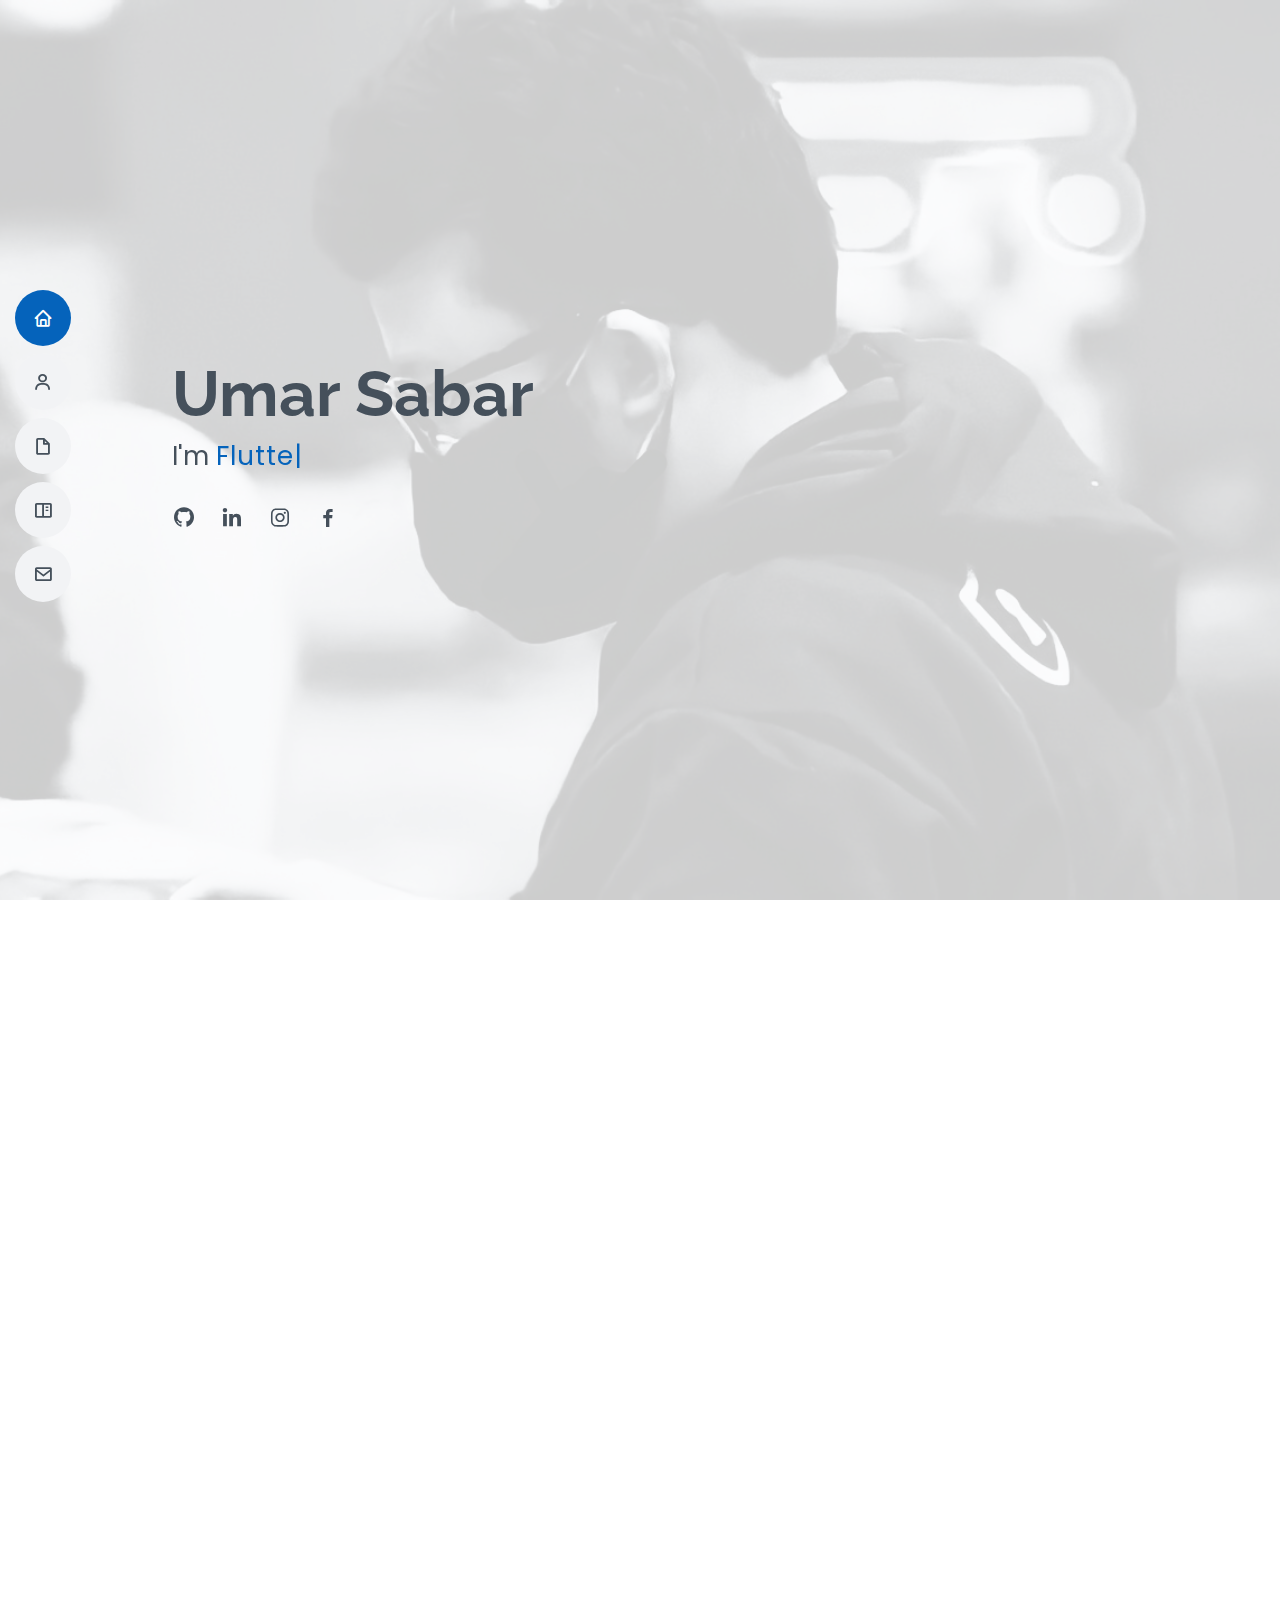
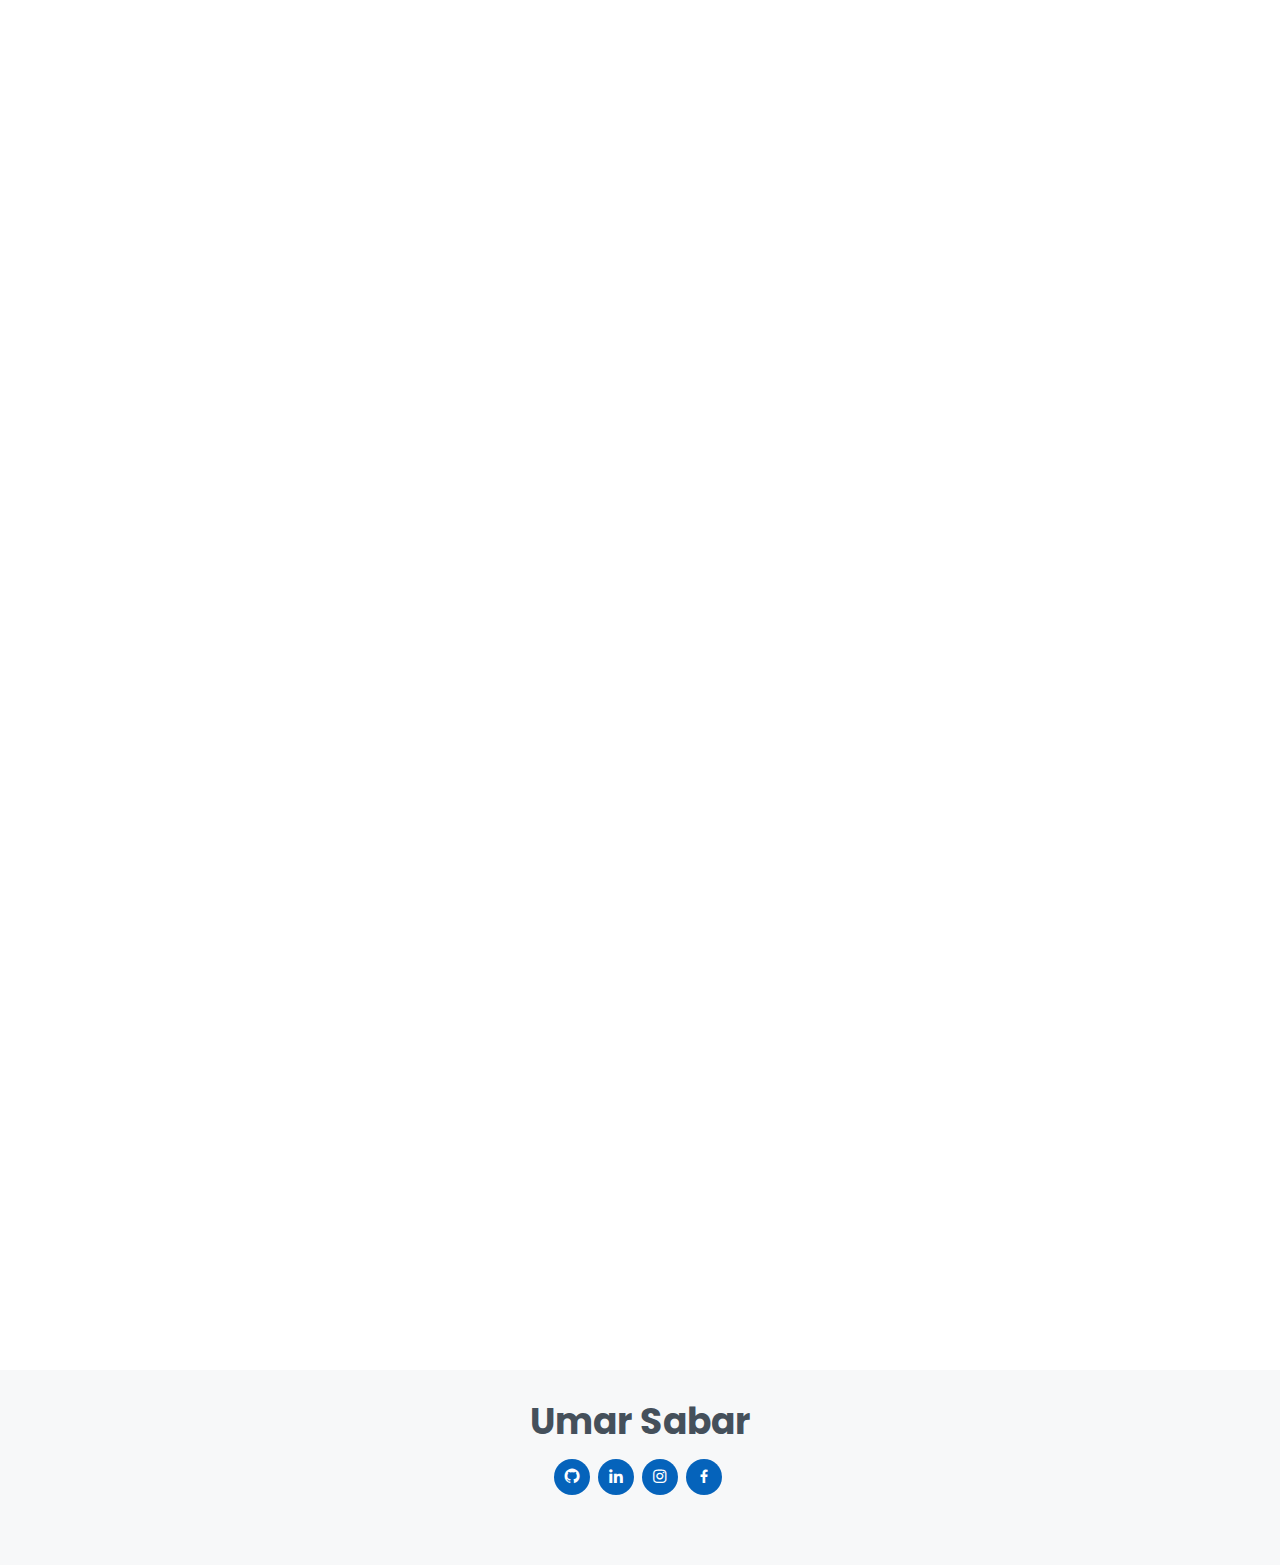
<file: index.html>
<!DOCTYPE html>
<html lang="en">

<head>
  <meta charset="utf-8">
  <meta content="width=device-width, initial-scale=1.0" name="viewport">

  <title>My_Resume</title>
  <meta content="" name="description">
  <meta content="" name="keywords">

  <!-- Google Fonts -->
  <link href="https://fonts.googleapis.com/css?family=Open+Sans:300,300i,400,400i,600,600i,700,700i|Raleway:300,300i,400,400i,500,500i,600,600i,700,700i|Poppins:300,300i,400,400i,500,500i,600,600i,700,700i" rel="stylesheet">

  <!-- Vendor CSS Files -->
  <link href="assets/vendor/aos/aos.css" rel="stylesheet">
  <link href="assets/vendor/bootstrap/css/bootstrap.min.css" rel="stylesheet">
  <link href="assets/vendor/bootstrap-icons/bootstrap-icons.css" rel="stylesheet">
  <link href="assets/vendor/boxicons/css/boxicons.min.css" rel="stylesheet">
  <link href="assets/vendor/glightbox/css/glightbox.min.css" rel="stylesheet">
  <link href="assets/vendor/swiper/swiper-bundle.min.css" rel="stylesheet">

  <!-- Template Main CSS File -->
  <link href="assets/css/style.css" rel="stylesheet">
</head>

<body>

  <!-- ======= Mobile nav toggle button ======= -->
  <!-- <button type="button" class="mobile-nav-toggle d-xl-none"><i class="bi bi-list mobile-nav-toggle"></i></button> -->
  <i class="bi bi-list mobile-nav-toggle d-lg-none"></i>
  <!-- ======= Header ======= -->
  <header id="header" class="d-flex flex-column justify-content-center">

    <nav id="navbar" class="navbar nav-menu">
      <ul>
        <li><a href="#hero" class="nav-link scrollto active"><i class="bx bx-home"></i> <span>Home</span></a></li>
        <li><a href="#about" class="nav-link scrollto"><i class="bx bx-user"></i> <span>About</span></a></li>
        <li><a href="#resume" class="nav-link scrollto"><i class="bx bx-file-blank"></i> <span>Resume</span></a></li>
        <li><a href="#portfolio" class="nav-link scrollto"><i class="bx bx-book-content"></i> <span>Portfolio</span></a></li>
        <li><a href="#contact" class="nav-link scrollto"><i class="bx bx-envelope"></i> <span>Contact</span></a></li>
      </ul>
    </nav><!-- .nav-menu -->

  </header><!-- End Header -->

  <!-- ======= Hero Section ======= -->
  <section id="hero" class="d-flex flex-column justify-content-center">
    <div class="container" data-aos="zoom-in" data-aos-delay="100">
      <h1>Umar Sabar</h1>
      <p>I'm <span class="typed" data-typed-items="Flutter Developer, UI Designer"></span></p>
      <div class="social-links">
        <a href="https://github.com/umar-us666x" class="github"><i class="bx bxl-github"></i></a>
        <a href="https://www.linkedin.com/in/umar-sabar-7a5aa7219/" class="linkedin"><i class="bx bxl-linkedin"></i></a>
        <a href="https://www.instagram.com/umar_us666x/" class="instagram"><i class="bx bxl-instagram"></i></a>
        <a href="https://web.facebook.com/oemar.ajjch" class="facebook"><i class="bx bxl-facebook"></i></a>
      </div>
    </div>
  </section><!-- End Hero -->

  <main id="main">

    <!-- ======= About Section ======= -->
    <section id="about" class="about">
      <div class="container" data-aos="fade-up">

        <div class="section-title">
          <h2>About</h2>
        </div>

        <div class="row">
          <div class="col-lg-4">
            <img src="assets/img/profile.jpg" class="img-fluid" alt="">
          </div>
          <div class="col-lg-8 pt-4 pt-lg-0 content">
            <h3>Flutter Developer &amp; UI Designer.</h3>
            <p class="fst-italic">
              Saya menguasai Visual Studio Code dalam memprogram Mobile App Flutter, dan juga menguasai Figma dalam mendesain UI Mobile App
            </p>
            <div class="row">
              <div class="col-lg-6">
                <ul>
                  <li><i class="bi bi-chevron-right"></i> <strong>Birthday :</strong> <span>21 November 1994</span></li>
                  <li><i class="bi bi-chevron-right"></i> <strong>Phone :</strong> <span>+62 831 4818 8370</span></li>
                  <li><i class="bi bi-chevron-right"></i> <strong>City :</strong> <span>Yogyakarta, Indonesia</span></li>
                </ul>
              </div>
              <div class="col-lg-6">
                <ul>
                  <li><i class="bi bi-chevron-right"></i> <strong>Age :</strong> <span>28</span></li>
                  <li><i class="bi bi-chevron-right"></i> <strong>Degree :</strong> <span>S1 Sistem Informasi</span></li>
                  <li><i class="bi bi-chevron-right"></i> <strong>Email :</strong> <span>umarsabar698@gmail.com</span></li>
                </ul>
              </div>
            </div>
            <p>
              Saya seorang mahasiswa semester 6 jurusan Sistem Informasi, dengan antusiasme yang tinggi untuk menigkatkan skill dan pengalaman dalam mengembangkan Aplikasi Mobile menggunakan Framework Flutter. Memiliki pengetahuan dalam mengembangkan Aplikasi Mobile Flutter, serta terbiasa menggunakan Dart, Flutter, API dalam mengembangkan Aplikasi. Saya memiliki semangat belajar yang tinggi dan motivasi yang kuat untuk mengembangkan keahlian saya dalam merancang Aplikasi Mobile.
            </p>
          </div>
        </div>

      </div>
    </section><!-- End About Section -->

    <!-- ======= Skills Section ======= -->
    <section id="skills" class="skills section-bg">
      <div class="container" data-aos="fade-up">

        <div class="section-title">
          <h2>Skills</h2>
          <p>Saya menguasai Visual Studio Code dalam memprogram Mobile App Flutter, dan juga menguasai Figma dalam mendesain UI Mobile App</p>
        </div>

        <div class="row">
          <div class="col-lg-6">
            <ul>
              <li><strong>Flutter</strong></li>
              <li><strong>Dart</strong></li>
              <li><strong>SQL</strong></li>
            </ul>
          </div>
          <div class="col-lg-6">
            <ul>
              <li><strong>GIT</strong></li>
              <li><strong>Figma</strong></li>
              <li><strong>CorelDraw</strong></li>
            </ul>
          </div>
        </div>

      </div>
    </section><!-- End Skills Section -->

    <!-- ======= Resume Section ======= -->
    <section id="resume" class="resume">
      <div class="container" data-aos="fade-up">

        <div class="section-title">
          <h2>Resume</h2>
        </div>

        <div class="row">
          <div class="col-lg-6">
            <h3 class="resume-title">Pendidikan</h3>
            <div class="resume-item">
              <h4>Universitas Alma Ata Yogyakarta</h4>
              <h5>2020 - sekarang</h5>
              <p><em>S1 Sistem Informasi - IPK : 3.36/4.0</em></p>
                <li>Membuat Aplikasi Portal Akademik menggunakan Flutter dan mengintegrasikan menggunakan API</li>
                <li>Membuat Aplikasi E-payment menggunakan Flutter dan mengintegrasikan menggunakan API</li>
                <li>Membuat tampilan UI Portal dan UI E-payment menggunakan Figma</li>
            </div>
            <div class="resume-item">
              <h4>pkbm mandiri brebes</h4>
              <h5>2018 - 2019</h5>
              <p><em>Ilmu Pengetahuan Sosial</em></p>
            </div>
          </div>
          <div class="col-lg-6">
            <h3 class="resume-title">Pengalaman</h3>
            <div class="resume-item">
              <h4>Flutter Programming</h4>
              <h5>Acodemi - 21 November 2020</h5>
              <ul>
                <li>Belajar Dart dan Flutter dasar</li>
                <li>Memahami konsep Widget Flutter</li>
                <li>Belajar Object Oriented Programming Dart</li>
                <li>State Management</li>
              </ul>
            </div>
            <div class="resume-item">
              <h4>Java Programming</h4>
              <h5>Dicoding - 26 Juli 2021</h5>
              <ul>
                <li>Belajar Object Oriented Programming</li>
                <li>Belajar konsep dasar pemrograman Java</li>
                <li>Memahami konsep Inheritance</li>
                <li>Memahami konsep Encapsulation</li>
              </ul>
            </div>
          </div>
        </div>

      </div>
    </section><!-- End Resume Section -->

    <!-- ======= Portfolio Section ======= -->
    <section id="portfolio" class="portfolio section-bg">
      <div class="container" data-aos="fade-up">
        
        <div class="section-title">
          <h2>Portfolio</h2>
          <p>Saya menguasai Visual Studio Code dalam memprogram Mobile App Flutter, dan juga menguasai Figma dalam mendesain UI Mobile App</p>
        </div>

        <div class="row">
          <div class="col-lg-12 d-flex justify-content-center" data-aos="fade-up" data-aos-delay="100">
            <ul id="portfolio-flters">
              <li data-filter="*" class="filter-active">All</li>
              <li data-filter=".filter-app">App</li>
              <li data-filter=".filter-web">Web</li>
              <li data-filter=".filter-ui-design">UI</li>
            </ul>
          </div>
        </div>

        <div class="row portfolio-container" data-aos="fade-up" data-aos-delay="200">

          <div class="col-lg-4 col-md-6 portfolio-item filter-app">
            <div class="portfolio-wrap">
              <img src="assets/img/portfolio/apk_portal_0.jpg" class="img-fluid" alt="">
              <div class="portfolio-info">
                <h4>Aplikasi Portal</h4>
                <p>Apk</p>
                <div class="portfolio-links">
                  <a href="assets/img/portfolio/apk_portal_0.jpg" data-gallery="portfolioGallery" class="portfolio-lightbox" title="App 1"><i class="bx bx-plus"></i></a>
                  <a href="apk-portal.html" class="portfolio-details-lightbox" data-glightbox="type: external" title="Portfolio Details"><i class="bx bx-link"></i></a>
                </div>
              </div>
            </div>
          </div>

          <div class="col-lg-4 col-md-6 portfolio-item filter-app">
            <div class="portfolio-wrap">
              <img src="assets/img/portfolio/apk_payment_0.jpg" class="img-fluid" alt="">
              <div class="portfolio-info">
                <h4>Aplikasi Payment</h4>
                <p>Apk</p>
                <div class="portfolio-links">
                  <a href="assets/img/portfolio/apk_payment_0.jpg" data-gallery="portfolioGallery" class="portfolio-lightbox" title="App 2"><i class="bx bx-plus"></i></a>
                  <a href="apk-payment.html" class="portfolio-details-lightbox" data-glightbox="type: external" title="Portfolio Details"><i class="bx bx-link"></i></a>
                </div>
              </div>
            </div>
          </div>

          <div class="col-lg-4 col-md-6 portfolio-item filter-web">
            <div class="portfolio-wrap">
              <img src="assets/img/portfolio/web_portal.png" class="img-fluid" alt="">
              <div class="portfolio-info">
                <h4>Web Portal</h4>
                <p>Web</p>
                <div class="portfolio-links">
                  <a href="assets/img/portfolio/web_portal.png" data-gallery="portfolioGallery" class="portfolio-lightbox" title="Web 1"><i class="bx bx-plus"></i></a>
                  <a href="web-portal.html" class="portfolio-details-lightbox" data-glightbox="type: external" title="Portfolio Details"><i class="bx bx-link"></i></a>
                </div>
              </div>
            </div>
          </div>

          <div class="col-lg-4 col-md-6 portfolio-item filter-web">
            <div class="portfolio-wrap">
              <img src="assets/img/portfolio/payment-0.png" class="img-fluid" alt="">
              <div class="portfolio-info">
                <h4>Web Payment</h4>
                <p>Web</p>
                <div class="portfolio-links">
                  <a href="assets/img/portfolio/payment-0.png" data-gallery="portfolioGallery" class="portfolio-lightbox" title="Web 2"><i class="bx bx-plus"></i></a>
                  <a href="web-payment.html" class="portfolio-details-lightbox" data-glightbox="type: external" title="Portfolio Details"><i class="bx bx-link"></i></a>
                </div>
              </div>
            </div>
          </div>

          <div class="col-lg-4 col-md-6 portfolio-item filter-ui-design">
            <div class="portfolio-wrap">
              <img src="assets/img/portfolio/design_0.png" class="img-fluid" alt="">
              <div class="portfolio-info">
                <h4>UI Design</h4>
                <p>Ui</p>
                <div class="portfolio-links">
                  <a href="assets/img/portfolio/design_0.png" data-gallery="portfolioGallery" class="portfolio-lightbox" title="ui 1"><i class="bx bx-plus"></i></a>
                  <a href="ui-design.html" class="portfolio-details-lightbox" data-glightbox="type: external" title="Portfolio Details"><i class="bx bx-link"></i></a>
                </div>
              </div>
            </div>
          </div>

          <div class="col-lg-4 col-md-6 portfolio-item filter-ui-design">
            <div class="portfolio-wrap">
              <img src="assets/img/portfolio/design_5.png" class="img-fluid" alt="">
              <div class="portfolio-info">
                <h4>UI Design</h4>
                <p>Ui</p>
                <div class="portfolio-links">
                  <a href="assets/img/portfolio/design_5.png" data-gallery="portfolioGallery" class="portfolio-lightbox" title="ui 1"><i class="bx bx-plus"></i></a>
                  <a href="design-ui.html" class="portfolio-details-lightbox" data-glightbox="type: external" title="Portfolio Details"><i class="bx bx-link"></i></a>
                </div>
              </div>
            </div>
          </div>

        </div>

      </div>
    </section><!-- End Portfolio Section -->

   <!-- ======= Contact Section ======= -->
    <section id="contact" class="contact">
      <div class="container" data-aos="fade-up">

        <div class="section-title">
          <h2>Contact</h2>
        </div>

        <div class="row mt-1">

          <div class="col-lg-4">
            <div class="info">
              <div class="address">
                <i class="bi bi-geo-alt"></i>
                <h4>Location:</h4>
                <p>Jl. Kenalan, Kalimanjung, Ambarketawang, Kec. Gamping, Kabupaten Sleman, Daerah Istimewa Yogyakarta 55294</p>
              </div>

              <div class="email">
                <i class="bi bi-envelope"></i>
                <h4>Email:</h4>
                <p>umarsabar698@gmail.com</p>
              </div>

              <div class="phone">
                <i class="bi bi-phone"></i>
                <h4>Call:</h4>
                <p>+62 831 4818 8370</p>
              </div>

            </div>

          </div>

          <div class="col-lg-8 mt-5 mt-lg-0">

            <form action="forms/contact.php" method="post" role="form" class="php-email-form">
              <div class="row">
                <div class="col-md-6 form-group">
                  <input type="text" name="name" class="form-control" id="name" placeholder="Your Name" required>
                </div>
                <div class="col-md-6 form-group mt-3 mt-md-0">
                  <input type="email" class="form-control" name="email" id="email" placeholder="Your Email" required>
                </div>
              </div>
              <div class="form-group mt-3">
                <input type="text" class="form-control" name="subject" id="subject" placeholder="Subject" required>
              </div>
              <div class="form-group mt-3">
                <textarea class="form-control" name="message" rows="5" placeholder="Message" required></textarea>
              </div>
              <div class="my-3">
                <div class="loading">Loading</div>
                <div class="error-message"></div>
                <div class="sent-message">Your message has been sent. Thank you!</div>
              </div>
              <div class="text-center"><button type="submit">Send Message</button></div>
            </form>

          </div>

        </div>

      </div>
    </section><!-- End Contact Section -->

  </main><!-- End #main -->

  <!-- ======= Footer ======= -->
  <footer id="footer">
    <div class="container">
      <h3>Umar Sabar</h3>
      <div class="social-links">
        <a href="https://github.com/umar-us666x" class="github"><i class="bx bxl-github"></i></a>
        <a href="https://www.linkedin.com/in/umar-sabar-7a5aa7219/" class="linkedin"><i class="bx bxl-linkedin"></i></a>
        <a href="https://www.instagram.com/umar_us666x/" class="instagram"><i class="bx bxl-instagram"></i></a>
        <a href="https://web.facebook.com/oemar.ajjch" class="facebook"><i class="bx bxl-facebook"></i></a>
      </div>
    </div>
  </footer><!-- End Footer -->

  <div id="preloader"></div>
  <a href="#" class="back-to-top d-flex align-items-center justify-content-center"><i class="bi bi-arrow-up-short"></i></a>

  <!-- Vendor JS Files -->
  <script src="assets/vendor/purecounter/purecounter_vanilla.js"></script>
  <script src="assets/vendor/aos/aos.js"></script>
  <script src="assets/vendor/bootstrap/js/bootstrap.bundle.min.js"></script>
  <script src="assets/vendor/glightbox/js/glightbox.min.js"></script>
  <script src="assets/vendor/isotope-layout/isotope.pkgd.min.js"></script>
  <script src="assets/vendor/swiper/swiper-bundle.min.js"></script>
  <script src="assets/vendor/typed.js/typed.umd.js"></script>
  <script src="assets/vendor/waypoints/noframework.waypoints.js"></script>
  <script src="assets/vendor/php-email-form/validate.js"></script>

  <!-- Template Main JS File -->
  <script src="assets/js/main.js"></script>

</body>

</html>
</file>
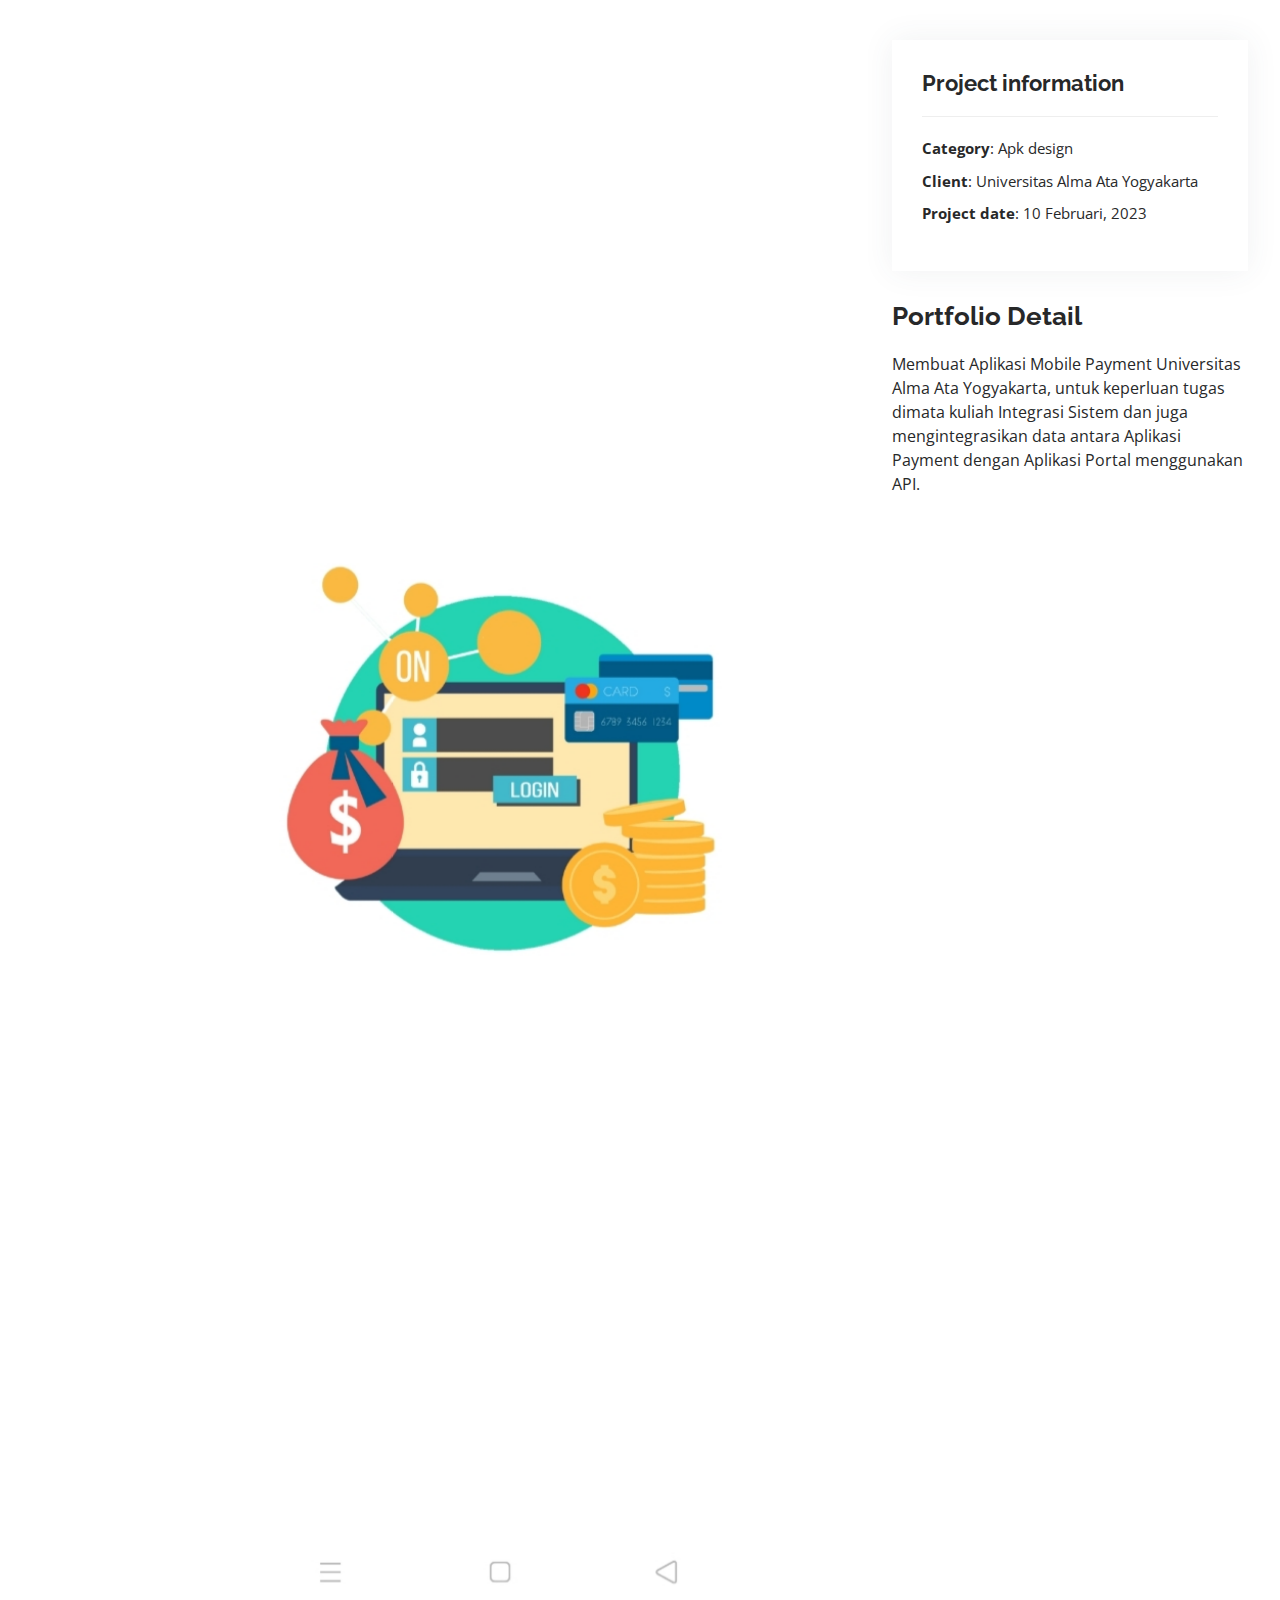
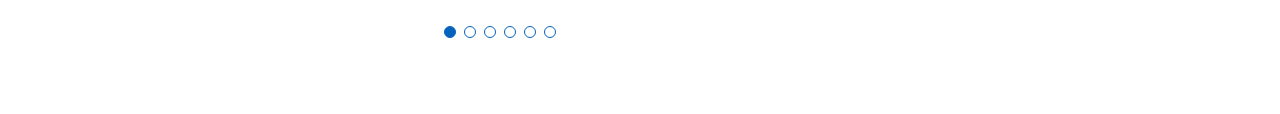
<file: apk-payment.html>
<!DOCTYPE html>
<html lang="en">

<head>
  <meta charset="utf-8">
  <meta content="width=device-width, initial-scale=1.0" name="viewport">

  <meta content="" name="description">
  <meta content="" name="keywords">

  <!-- Favicons -->
  <!-- <link href="assets/img/favicon.png" rel="icon">
  <link href="assets/img/apple-touch-icon.png" rel="apple-touch-icon"> -->

  <!-- Google Fonts -->
  <link href="https://fonts.googleapis.com/css?family=Open+Sans:300,300i,400,400i,600,600i,700,700i|Raleway:300,300i,400,400i,500,500i,600,600i,700,700i|Poppins:300,300i,400,400i,500,500i,600,600i,700,700i" rel="stylesheet">

  <!-- Vendor CSS Files -->
  <link href="assets/vendor/aos/aos.css" rel="stylesheet">
  <link href="assets/vendor/bootstrap/css/bootstrap.min.css" rel="stylesheet">
  <link href="assets/vendor/bootstrap-icons/bootstrap-icons.css" rel="stylesheet">
  <link href="assets/vendor/boxicons/css/boxicons.min.css" rel="stylesheet">
  <link href="assets/vendor/glightbox/css/glightbox.min.css" rel="stylesheet">
  <link href="assets/vendor/swiper/swiper-bundle.min.css" rel="stylesheet">

  <!-- Template Main CSS File -->
  <link href="assets/css/style.css" rel="stylesheet">
</head>

<body>

  <main id="main">

    <!-- ======= Portfolio Details Section ======= -->
    <section id="portfolio-details" class="portfolio-details">
      <div class="container">

        <div class="row gy-4">

          <div class="col-lg-8">
            <div class="portfolio-details-slider swiper">
              <div class="swiper-wrapper align-items-center">

                <div class="swiper-slide">
                  <img src="assets/img/portfolio/apk_payment_0.jpg" alt="">
                </div>

                <div class="swiper-slide">
                  <img src="assets/img/portfolio/apk_payment_1.jpg" alt="">
                </div>

                <div class="swiper-slide">
                  <img src="assets/img/portfolio/apk_payment_2.jpg" alt="">
                </div>

                <div class="swiper-slide">
                  <img src="assets/img/portfolio/apk_payment_3.jpg" alt="">
                </div>

                <div class="swiper-slide">
                  <img src="assets/img/portfolio/apk_payment_4.jpg" alt="">
                </div>

                <div class="swiper-slide">
                    <img src="assets/img/portfolio/apk_payment_5.jpg" alt="">
                </div>

              </div>
              <div class="swiper-pagination"></div>
            </div>
          </div>

          <div class="col-lg-4">
            <div class="portfolio-info">
              <h3>Project information</h3>
              <ul>
                <li><strong>Category</strong>: Apk design</li>
                <li><strong>Client</strong>: Universitas Alma Ata Yogyakarta</li>
                <li><strong>Project date</strong>: 10 Februari, 2023</li>
              </ul>
            </div>
            <div class="portfolio-description">
              <h2>Portfolio Detail</h2>
              <p>
                Membuat Aplikasi Mobile Payment Universitas Alma Ata Yogyakarta, untuk keperluan tugas dimata kuliah Integrasi Sistem dan juga mengintegrasikan data antara Aplikasi Payment dengan Aplikasi Portal menggunakan API.
              </p>
            </div>
          </div>

        </div>

      </div>
    </section><!-- End Portfolio Details Section -->

  </main><!-- End #main -->

  <div id="preloader"></div>
  <a href="#" class="back-to-top d-flex align-items-center justify-content-center"><i class="bi bi-arrow-up-short"></i></a>

  <!-- Vendor JS Files -->
  <script src="assets/vendor/purecounter/purecounter_vanilla.js"></script>
  <script src="assets/vendor/aos/aos.js"></script>
  <script src="assets/vendor/bootstrap/js/bootstrap.bundle.min.js"></script>
  <script src="assets/vendor/glightbox/js/glightbox.min.js"></script>
  <script src="assets/vendor/isotope-layout/isotope.pkgd.min.js"></script>
  <script src="assets/vendor/swiper/swiper-bundle.min.js"></script>
  <script src="assets/vendor/typed.js/typed.umd.js"></script>
  <script src="assets/vendor/waypoints/noframework.waypoints.js"></script>
  <script src="assets/vendor/php-email-form/validate.js"></script>

  <!-- Template Main JS File -->
  <script src="assets/js/main.js"></script>

</body>

</html>
</file>
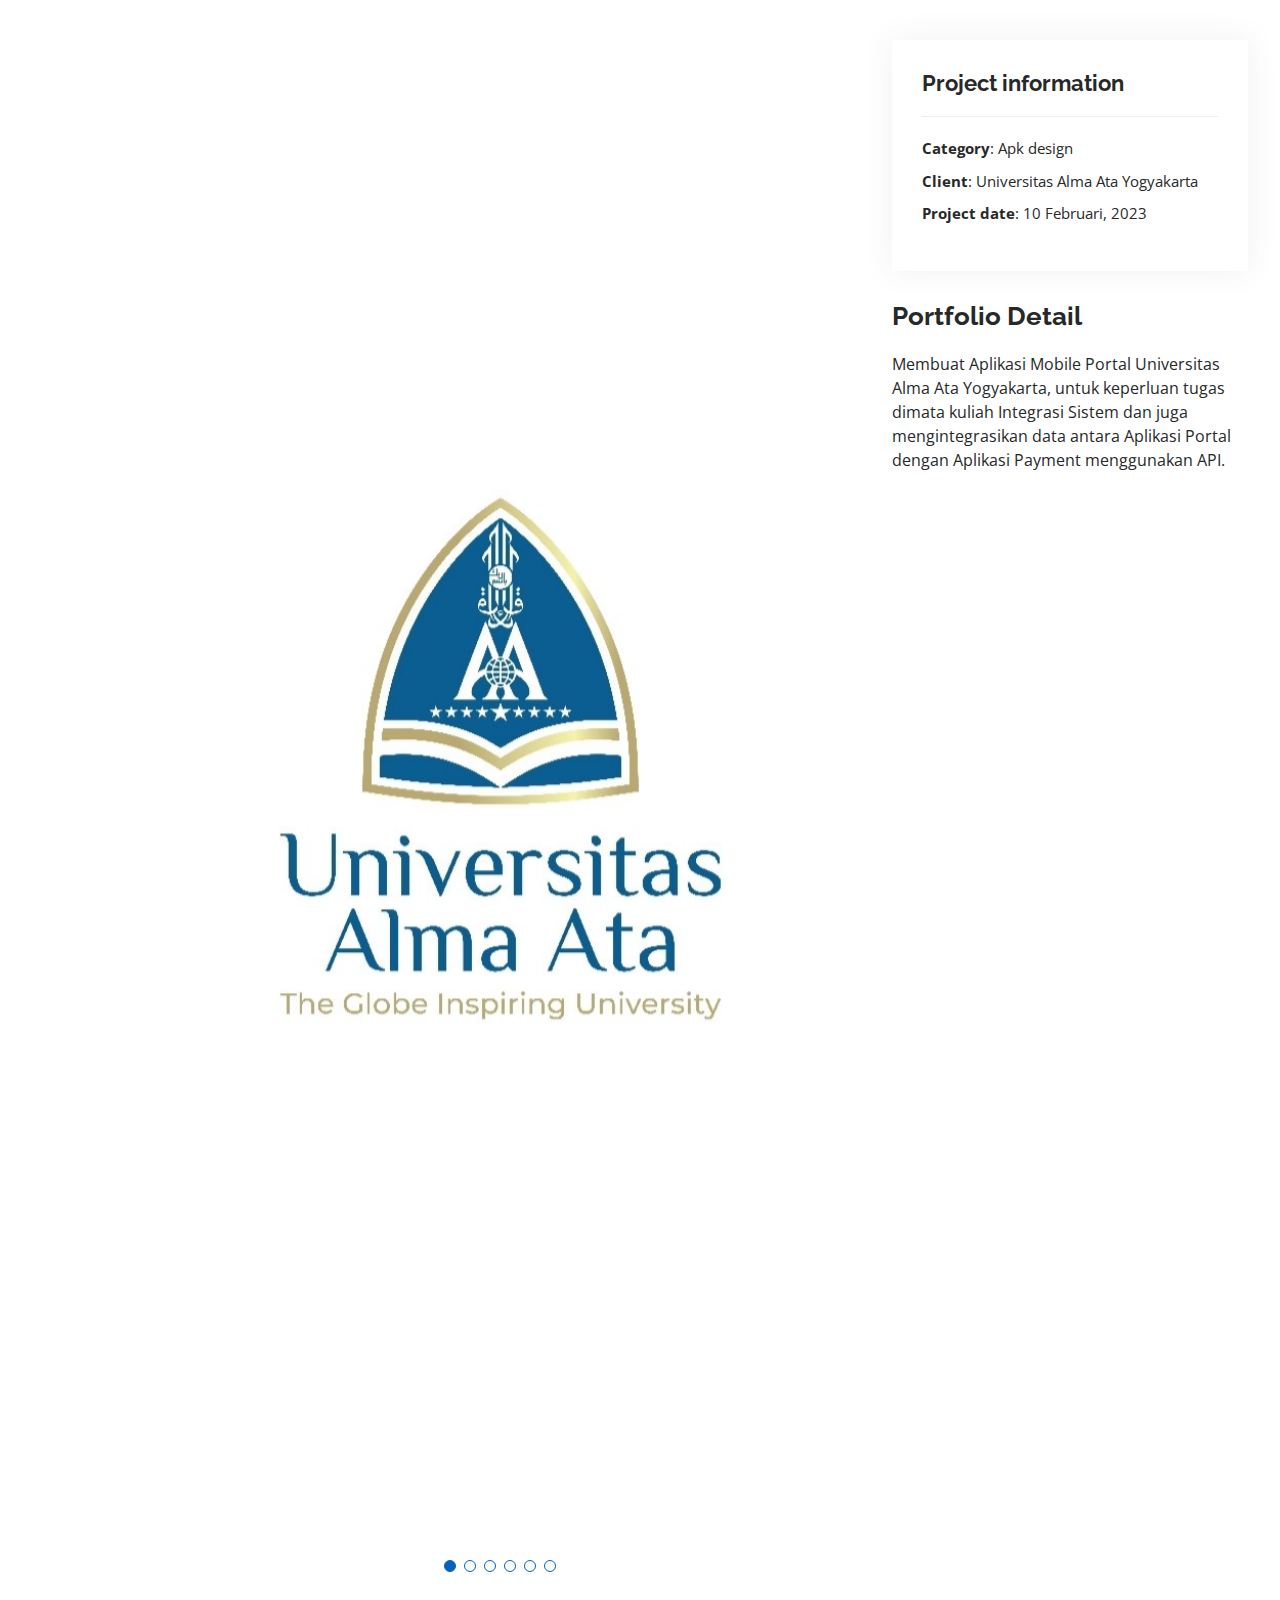
<file: apk-portal.html>
<!DOCTYPE html>
<html lang="en">

<head>
  <meta charset="utf-8">
  <meta content="width=device-width, initial-scale=1.0" name="viewport">

  <meta content="" name="description">
  <meta content="" name="keywords">

  <!-- Favicons -->
  <!-- <link href="assets/img/favicon.png" rel="icon">
  <link href="assets/img/apple-touch-icon.png" rel="apple-touch-icon"> -->

  <!-- Google Fonts -->
  <link href="https://fonts.googleapis.com/css?family=Open+Sans:300,300i,400,400i,600,600i,700,700i|Raleway:300,300i,400,400i,500,500i,600,600i,700,700i|Poppins:300,300i,400,400i,500,500i,600,600i,700,700i" rel="stylesheet">

  <!-- Vendor CSS Files -->
  <link href="assets/vendor/aos/aos.css" rel="stylesheet">
  <link href="assets/vendor/bootstrap/css/bootstrap.min.css" rel="stylesheet">
  <link href="assets/vendor/bootstrap-icons/bootstrap-icons.css" rel="stylesheet">
  <link href="assets/vendor/boxicons/css/boxicons.min.css" rel="stylesheet">
  <link href="assets/vendor/glightbox/css/glightbox.min.css" rel="stylesheet">
  <link href="assets/vendor/swiper/swiper-bundle.min.css" rel="stylesheet">

  <!-- Template Main CSS File -->
  <link href="assets/css/style.css" rel="stylesheet">

  <!-- =======================================================
  * Template Name: MyResume
  * Updated: May 30 2023 with Bootstrap v5.3.0
  * Template URL: https://bootstrapmade.com/free-html-bootstrap-template-my-resume/
  * Author: BootstrapMade.com
  * License: https://bootstrapmade.com/license/
  ======================================================== -->
</head>

<body>

  <main id="main">

    <!-- ======= Portfolio Details Section ======= -->
    <section id="portfolio-details" class="portfolio-details">
      <div class="container">

        <div class="row gy-4">

          <div class="col-lg-8">
            <div class="portfolio-details-slider swiper">
              <div class="swiper-wrapper align-items-center">

                <div class="swiper-slide">
                  <img src="assets/img/portfolio/apk_portal_0.jpg" alt="">
                </div>
                
                <div class="swiper-slide">
                  <img src="assets/img/portfolio/apk_portal_1.jpg" alt="">
                </div>

                <div class="swiper-slide">
                  <img src="assets/img/portfolio/apk_portal_2.jpg" alt="">
                </div>

                <div class="swiper-slide">
                  <img src="assets/img/portfolio/apk_portal_3.jpg" alt="">
                </div>

                <div class="swiper-slide">
                  <img src="assets/img/portfolio/apk_portal_4.jpg" alt="">
                </div>

                <div class="swiper-slide">
                    <img src="assets/img/portfolio/apk_portal_5.jpg" alt="">
                  </div>

              </div>
              <div class="swiper-pagination"></div>
            </div>
          </div>

          <div class="col-lg-4">
            <div class="portfolio-info">
              <h3>Project information</h3>
              <ul>
                <li><strong>Category</strong>: Apk design</li>
                <li><strong>Client</strong>: Universitas Alma Ata Yogyakarta</li>
                <li><strong>Project date</strong>: 10 Februari, 2023</li>
              </ul>
            </div>
            <div class="portfolio-description">
              <h2>Portfolio Detail</h2>
              <p>
                Membuat Aplikasi Mobile Portal Universitas Alma Ata Yogyakarta, untuk keperluan tugas dimata kuliah Integrasi Sistem dan juga mengintegrasikan data antara Aplikasi Portal dengan Aplikasi Payment menggunakan API.
              </p>
            </div>
          </div>

        </div>

      </div>
    </section><!-- End Portfolio Details Section -->

  </main><!-- End #main -->

  <div id="preloader"></div>
  <a href="#" class="back-to-top d-flex align-items-center justify-content-center"><i class="bi bi-arrow-up-short"></i></a>

  <!-- Vendor JS Files -->
  <script src="assets/vendor/purecounter/purecounter_vanilla.js"></script>
  <script src="assets/vendor/aos/aos.js"></script>
  <script src="assets/vendor/bootstrap/js/bootstrap.bundle.min.js"></script>
  <script src="assets/vendor/glightbox/js/glightbox.min.js"></script>
  <script src="assets/vendor/isotope-layout/isotope.pkgd.min.js"></script>
  <script src="assets/vendor/swiper/swiper-bundle.min.js"></script>
  <script src="assets/vendor/typed.js/typed.umd.js"></script>
  <script src="assets/vendor/waypoints/noframework.waypoints.js"></script>
  <script src="assets/vendor/php-email-form/validate.js"></script>

  <!-- Template Main JS File -->
  <script src="assets/js/main.js"></script>

</body>

</html>
</file>
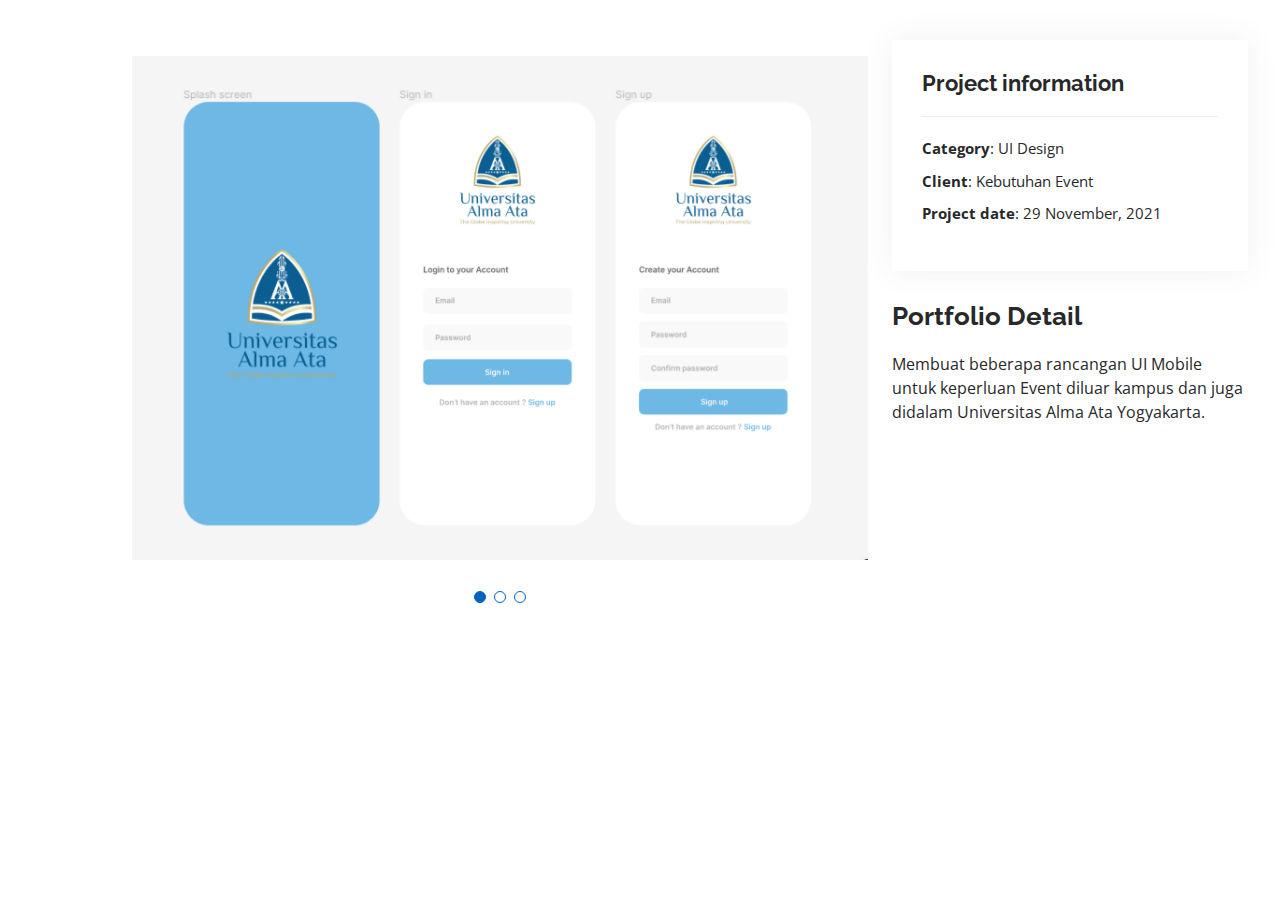
<file: design-ui.html>
<!DOCTYPE html>
<html lang="en">

<head>
  <meta charset="utf-8">
  <meta content="width=device-width, initial-scale=1.0" name="viewport">

  <meta content="" name="description">
  <meta content="" name="keywords">

  <!-- Google Fonts -->
  <link href="https://fonts.googleapis.com/css?family=Open+Sans:300,300i,400,400i,600,600i,700,700i|Raleway:300,300i,400,400i,500,500i,600,600i,700,700i|Poppins:300,300i,400,400i,500,500i,600,600i,700,700i" rel="stylesheet">

  <!-- Vendor CSS Files -->
  <link href="assets/vendor/aos/aos.css" rel="stylesheet">
  <link href="assets/vendor/bootstrap/css/bootstrap.min.css" rel="stylesheet">
  <link href="assets/vendor/bootstrap-icons/bootstrap-icons.css" rel="stylesheet">
  <link href="assets/vendor/boxicons/css/boxicons.min.css" rel="stylesheet">
  <link href="assets/vendor/glightbox/css/glightbox.min.css" rel="stylesheet">
  <link href="assets/vendor/swiper/swiper-bundle.min.css" rel="stylesheet">

  <!-- Template Main CSS File -->
  <link href="assets/css/style.css" rel="stylesheet">
</head>

<body>

  <main id="main">

    <!-- ======= Portfolio Details Section ======= -->
    <section id="portfolio-details" class="portfolio-details">
      <div class="container">

        <div class="row gy-4">

          <div class="col-lg-8">
            <div class="portfolio-details-slider swiper">
              <div class="swiper-wrapper align-items-center">

                <div class="swiper-slide">
                  <img src="assets/img/portfolio/design_5.png" alt="">
                </div>

                <div class="swiper-slide">
                  <img src="assets/img/portfolio/design_4.png" alt="">
                </div>

                <div class="swiper-slide">
                  <img src="assets/img/portfolio/design_3.png" alt="">
                </div>

              </div>
              <div class="swiper-pagination"></div>
            </div>
          </div>

          <div class="col-lg-4">
            <div class="portfolio-info">
              <h3>Project information</h3>
              <ul>
                <li><strong>Category</strong>: UI Design</li>
                <li><strong>Client</strong>: Kebutuhan Event </li>
                <li><strong>Project date</strong>: 29 November, 2021</li>
              </ul>
            </div>
            <div class="portfolio-description">
              <h2>Portfolio Detail</h2>
              <p>
                Membuat beberapa rancangan UI Mobile untuk keperluan Event diluar kampus dan juga didalam Universitas Alma Ata Yogyakarta.
              </p>
            </div>
          </div>

        </div>

      </div>
    </section><!-- End Portfolio Details Section -->

  </main><!-- End #main -->

  <div id="preloader"></div>
  <a href="#" class="back-to-top d-flex align-items-center justify-content-center"><i class="bi bi-arrow-up-short"></i></a>

  <!-- Vendor JS Files -->
  <script src="assets/vendor/purecounter/purecounter_vanilla.js"></script>
  <script src="assets/vendor/aos/aos.js"></script>
  <script src="assets/vendor/bootstrap/js/bootstrap.bundle.min.js"></script>
  <script src="assets/vendor/glightbox/js/glightbox.min.js"></script>
  <script src="assets/vendor/isotope-layout/isotope.pkgd.min.js"></script>
  <script src="assets/vendor/swiper/swiper-bundle.min.js"></script>
  <script src="assets/vendor/typed.js/typed.umd.js"></script>
  <script src="assets/vendor/waypoints/noframework.waypoints.js"></script>
  <script src="assets/vendor/php-email-form/validate.js"></script>

  <!-- Template Main JS File -->
  <script src="assets/js/main.js"></script>

</body>

</html>
</file>
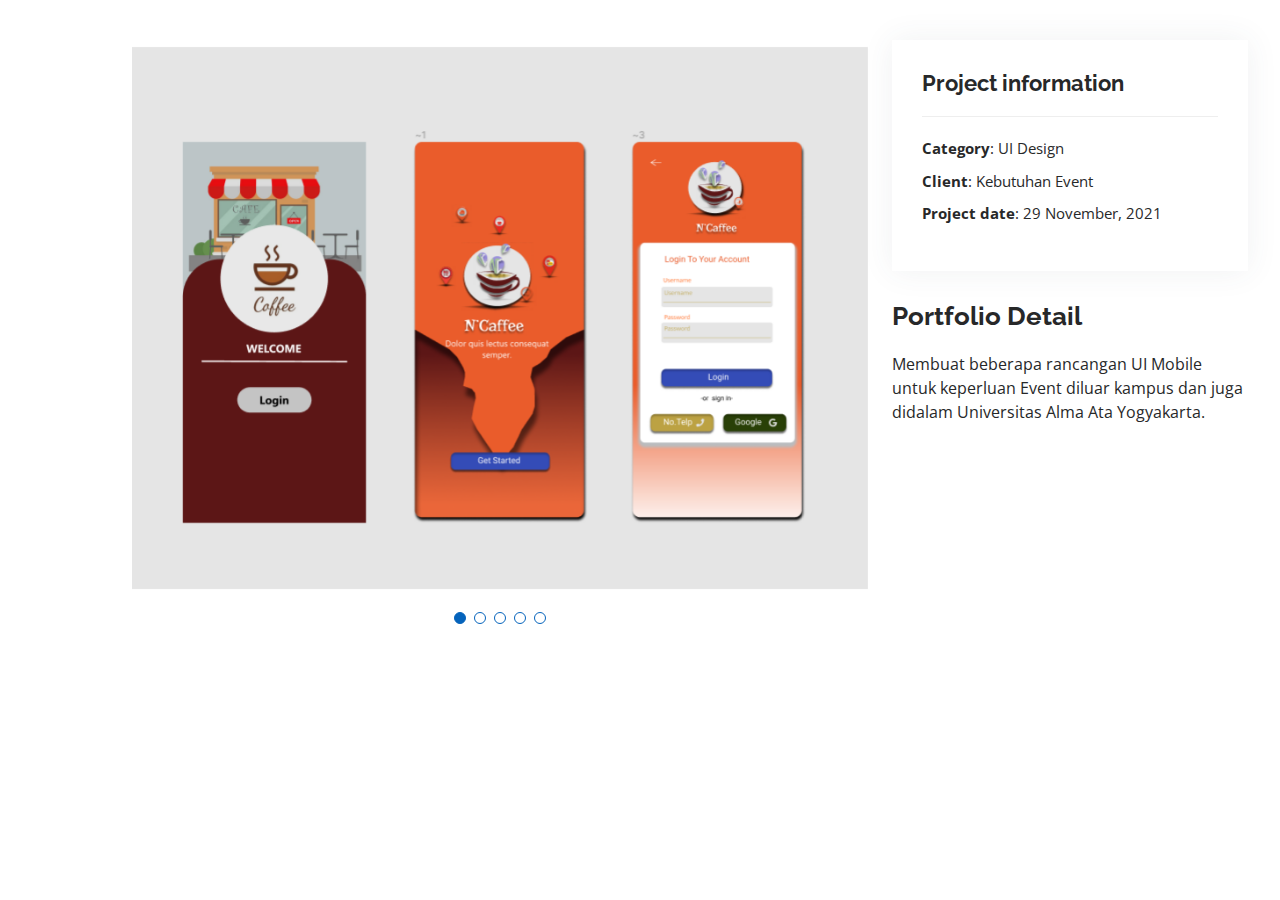
<file: ui-design.html>
<!DOCTYPE html>
<html lang="en">

<head>
  <meta charset="utf-8">
  <meta content="width=device-width, initial-scale=1.0" name="viewport">

  <meta content="" name="description">
  <meta content="" name="keywords">

  <!-- Google Fonts -->
  <link href="https://fonts.googleapis.com/css?family=Open+Sans:300,300i,400,400i,600,600i,700,700i|Raleway:300,300i,400,400i,500,500i,600,600i,700,700i|Poppins:300,300i,400,400i,500,500i,600,600i,700,700i" rel="stylesheet">

  <!-- Vendor CSS Files -->
  <link href="assets/vendor/aos/aos.css" rel="stylesheet">
  <link href="assets/vendor/bootstrap/css/bootstrap.min.css" rel="stylesheet">
  <link href="assets/vendor/bootstrap-icons/bootstrap-icons.css" rel="stylesheet">
  <link href="assets/vendor/boxicons/css/boxicons.min.css" rel="stylesheet">
  <link href="assets/vendor/glightbox/css/glightbox.min.css" rel="stylesheet">
  <link href="assets/vendor/swiper/swiper-bundle.min.css" rel="stylesheet">

  <!-- Template Main CSS File -->
  <link href="assets/css/style.css" rel="stylesheet">
</head>

<body>

  <main id="main">

    <!-- ======= Portfolio Details Section ======= -->
    <section id="portfolio-details" class="portfolio-details">
      <div class="container">

        <div class="row gy-4">

          <div class="col-lg-8">
            <div class="portfolio-details-slider swiper">
              <div class="swiper-wrapper align-items-center">

                <div class="swiper-slide">
                  <img src="assets/img/portfolio/design_0.png" alt="">
                </div>

                <div class="swiper-slide">
                  <img src="assets/img/portfolio/design_1.png" alt="">
                </div>

                <div class="swiper-slide">
                  <img src="assets/img/portfolio/design_2.png" alt="">
                </div>

                <div class="swiper-slide">
                  <img src="assets/img/portfolio/design_3.png" alt="">
                </div>

                <div class="swiper-slide">
                    <img src="assets/img/portfolio/design_4.png" alt="">
                  </div>

              </div>
              <div class="swiper-pagination"></div>
            </div>
          </div>

          <div class="col-lg-4">
            <div class="portfolio-info">
              <h3>Project information</h3>
              <ul>
                <li><strong>Category</strong>: UI Design</li>
                <li><strong>Client</strong>: Kebutuhan Event </li>
                <li><strong>Project date</strong>: 29 November, 2021</li>
              </ul>
            </div>
            <div class="portfolio-description">
              <h2>Portfolio Detail</h2>
              <p>
                Membuat beberapa rancangan UI Mobile untuk keperluan Event diluar kampus dan juga didalam Universitas Alma Ata Yogyakarta.
              </p>
            </div>
          </div>

        </div>

      </div>
    </section><!-- End Portfolio Details Section -->

  </main><!-- End #main -->

  <div id="preloader"></div>
  <a href="#" class="back-to-top d-flex align-items-center justify-content-center"><i class="bi bi-arrow-up-short"></i></a>

  <!-- Vendor JS Files -->
  <script src="assets/vendor/purecounter/purecounter_vanilla.js"></script>
  <script src="assets/vendor/aos/aos.js"></script>
  <script src="assets/vendor/bootstrap/js/bootstrap.bundle.min.js"></script>
  <script src="assets/vendor/glightbox/js/glightbox.min.js"></script>
  <script src="assets/vendor/isotope-layout/isotope.pkgd.min.js"></script>
  <script src="assets/vendor/swiper/swiper-bundle.min.js"></script>
  <script src="assets/vendor/typed.js/typed.umd.js"></script>
  <script src="assets/vendor/waypoints/noframework.waypoints.js"></script>
  <script src="assets/vendor/php-email-form/validate.js"></script>

  <!-- Template Main JS File -->
  <script src="assets/js/main.js"></script>

</body>

</html>
</file>
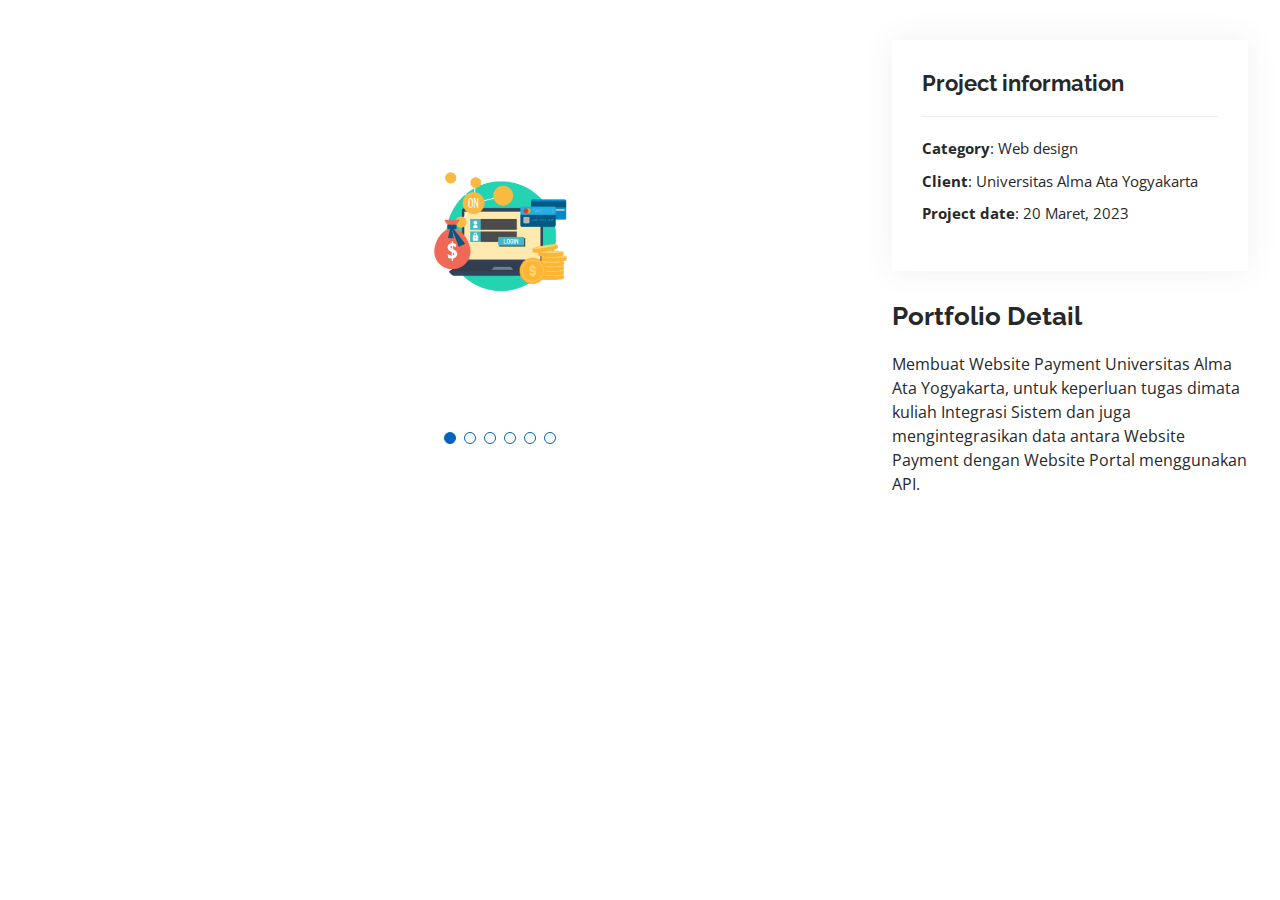
<file: web-payment.html>
<!DOCTYPE html>
<html lang="en">

<head>
  <meta charset="utf-8">
  <meta content="width=device-width, initial-scale=1.0" name="viewport">

  <meta content="" name="description">
  <meta content="" name="keywords">

  <!-- Favicons -->
  <!-- <link href="assets/img/favicon.png" rel="icon">
  <link href="assets/img/apple-touch-icon.png" rel="apple-touch-icon"> -->

  <!-- Google Fonts -->
  <link href="https://fonts.googleapis.com/css?family=Open+Sans:300,300i,400,400i,600,600i,700,700i|Raleway:300,300i,400,400i,500,500i,600,600i,700,700i|Poppins:300,300i,400,400i,500,500i,600,600i,700,700i" rel="stylesheet">

  <!-- Vendor CSS Files -->
  <link href="assets/vendor/aos/aos.css" rel="stylesheet">
  <link href="assets/vendor/bootstrap/css/bootstrap.min.css" rel="stylesheet">
  <link href="assets/vendor/bootstrap-icons/bootstrap-icons.css" rel="stylesheet">
  <link href="assets/vendor/boxicons/css/boxicons.min.css" rel="stylesheet">
  <link href="assets/vendor/glightbox/css/glightbox.min.css" rel="stylesheet">
  <link href="assets/vendor/swiper/swiper-bundle.min.css" rel="stylesheet">

  <!-- Template Main CSS File -->
  <link href="assets/css/style.css" rel="stylesheet">

  <!-- =======================================================
  * Template Name: MyResume
  * Updated: May 30 2023 with Bootstrap v5.3.0
  * Template URL: https://bootstrapmade.com/free-html-bootstrap-template-my-resume/
  * Author: BootstrapMade.com
  * License: https://bootstrapmade.com/license/
  ======================================================== -->
</head>

<body>

  <main id="main">

    <!-- ======= Portfolio Details Section ======= -->
    <section id="portfolio-details" class="portfolio-details">
      <div class="container">

        <div class="row gy-4">

          <div class="col-lg-8">
            <div class="portfolio-details-slider swiper">
              <div class="swiper-wrapper align-items-center">

                <div class="swiper-slide">
                  <img src="assets/img/portfolio/payment-1.png" alt="">
                </div>

                <div class="swiper-slide">
                  <img src="assets/img/portfolio/payment-2.png" alt="">
                </div>

                <div class="swiper-slide">
                  <img src="assets/img/portfolio/payment-3.png" alt="">
                </div>

                <div class="swiper-slide">
                  <img src="assets/img/portfolio/payment-4.png" alt="">
                </div>

                <div class="swiper-slide">
                  <img src="assets/img/portfolio/payment-5.png" alt="">
                </div>

                <div class="swiper-slide">
                  <img src="assets/img/portfolio/payment-6.png" alt="">
                </div>

              </div>
              <div class="swiper-pagination"></div>
            </div>
          </div>

          <div class="col-lg-4">
            <div class="portfolio-info">
              <h3>Project information</h3>
              <ul>
                <li><strong>Category</strong>: Web design</li>
                <li><strong>Client</strong>: Universitas Alma Ata Yogyakarta</li>
                <li><strong>Project date</strong>: 20 Maret, 2023</li>
              </ul>
            </div>
            <div class="portfolio-description">
              <h2>Portfolio Detail</h2>
              <p>
                Membuat Website Payment Universitas Alma Ata Yogyakarta, untuk keperluan tugas dimata kuliah Integrasi Sistem dan juga mengintegrasikan data antara Website Payment dengan Website Portal menggunakan API.
              </p>
            </div>
          </div>

        </div>

      </div>
    </section><!-- End Portfolio Details Section -->

  </main><!-- End #main -->

  <div id="preloader"></div>
  <a href="#" class="back-to-top d-flex align-items-center justify-content-center"><i class="bi bi-arrow-up-short"></i></a>

  <!-- Vendor JS Files -->
  <script src="assets/vendor/purecounter/purecounter_vanilla.js"></script>
  <script src="assets/vendor/aos/aos.js"></script>
  <script src="assets/vendor/bootstrap/js/bootstrap.bundle.min.js"></script>
  <script src="assets/vendor/glightbox/js/glightbox.min.js"></script>
  <script src="assets/vendor/isotope-layout/isotope.pkgd.min.js"></script>
  <script src="assets/vendor/swiper/swiper-bundle.min.js"></script>
  <script src="assets/vendor/typed.js/typed.umd.js"></script>
  <script src="assets/vendor/waypoints/noframework.waypoints.js"></script>
  <script src="assets/vendor/php-email-form/validate.js"></script>

  <!-- Template Main JS File -->
  <script src="assets/js/main.js"></script>

</body>

</html>
</file>
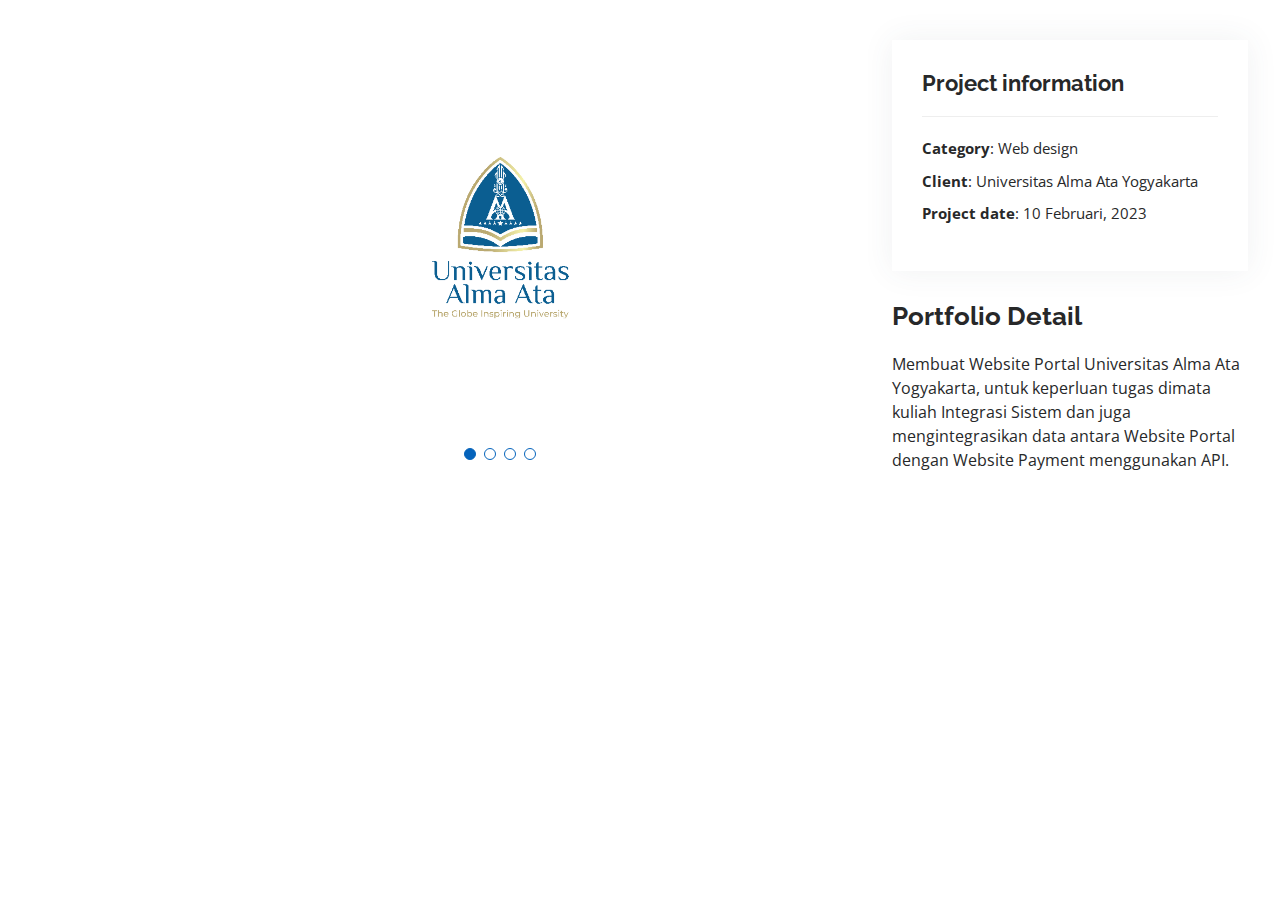
<file: web-portal.html>
<!DOCTYPE html>
<html lang="en">

<head>
  <meta charset="utf-8">
  <meta content="width=device-width, initial-scale=1.0" name="viewport">

  <meta content="" name="description">
  <meta content="" name="keywords">

  <!-- Favicons -->
  <!-- <link href="assets/img/favicon.png" rel="icon">
  <link href="assets/img/apple-touch-icon.png" rel="apple-touch-icon"> -->

  <!-- Google Fonts -->
  <link href="https://fonts.googleapis.com/css?family=Open+Sans:300,300i,400,400i,600,600i,700,700i|Raleway:300,300i,400,400i,500,500i,600,600i,700,700i|Poppins:300,300i,400,400i,500,500i,600,600i,700,700i" rel="stylesheet">

  <!-- Vendor CSS Files -->
  <link href="assets/vendor/aos/aos.css" rel="stylesheet">
  <link href="assets/vendor/bootstrap/css/bootstrap.min.css" rel="stylesheet">
  <link href="assets/vendor/bootstrap-icons/bootstrap-icons.css" rel="stylesheet">
  <link href="assets/vendor/boxicons/css/boxicons.min.css" rel="stylesheet">
  <link href="assets/vendor/glightbox/css/glightbox.min.css" rel="stylesheet">
  <link href="assets/vendor/swiper/swiper-bundle.min.css" rel="stylesheet">

  <!-- Template Main CSS File -->
  <link href="assets/css/style.css" rel="stylesheet">

  <!-- =======================================================
  * Template Name: MyResume
  * Updated: May 30 2023 with Bootstrap v5.3.0
  * Template URL: https://bootstrapmade.com/free-html-bootstrap-template-my-resume/
  * Author: BootstrapMade.com
  * License: https://bootstrapmade.com/license/
  ======================================================== -->
</head>

<body>

  <main id="main">

    <!-- ======= Portfolio Details Section ======= -->
    <section id="portfolio-details" class="portfolio-details">
      <div class="container">

        <div class="row gy-4">

          <div class="col-lg-8">
            <div class="portfolio-details-slider swiper">
              <div class="swiper-wrapper align-items-center">

                <div class="swiper-slide">
                  <img src="assets/img/portfolio/portal_1.png" alt="">
                </div>

                <div class="swiper-slide">
                  <img src="assets/img/portfolio/portal_2.png" alt="">
                </div>

                <div class="swiper-slide">
                  <img src="assets/img/portfolio/portal_3.png" alt="">
                </div>

                <div class="swiper-slide">
                  <img src="assets/img/portfolio/portal_4.png" alt="">
                </div>

              </div>
              <div class="swiper-pagination"></div>
            </div>
          </div>

          <div class="col-lg-4">
            <div class="portfolio-info">
              <h3>Project information</h3>
              <ul>
                <li><strong>Category</strong>: Web design</li>
                <li><strong>Client</strong>: Universitas Alma Ata Yogyakarta</li>
                <li><strong>Project date</strong>: 10 Februari, 2023</li>
              </ul>
            </div>
            <div class="portfolio-description">
              <h2>Portfolio Detail</h2>
              <p>
                Membuat Website Portal Universitas Alma Ata Yogyakarta, untuk keperluan tugas dimata kuliah Integrasi Sistem dan juga mengintegrasikan data antara Website Portal dengan Website Payment menggunakan API.
              </p>
            </div>
          </div>

        </div>

      </div>
    </section><!-- End Portfolio Details Section -->

  </main><!-- End #main -->

  <div id="preloader"></div>
  <a href="#" class="back-to-top d-flex align-items-center justify-content-center"><i class="bi bi-arrow-up-short"></i></a>

  <!-- Vendor JS Files -->
  <script src="assets/vendor/purecounter/purecounter_vanilla.js"></script>
  <script src="assets/vendor/aos/aos.js"></script>
  <script src="assets/vendor/bootstrap/js/bootstrap.bundle.min.js"></script>
  <script src="assets/vendor/glightbox/js/glightbox.min.js"></script>
  <script src="assets/vendor/isotope-layout/isotope.pkgd.min.js"></script>
  <script src="assets/vendor/swiper/swiper-bundle.min.js"></script>
  <script src="assets/vendor/typed.js/typed.umd.js"></script>
  <script src="assets/vendor/waypoints/noframework.waypoints.js"></script>
  <script src="assets/vendor/php-email-form/validate.js"></script>

  <!-- Template Main JS File -->
  <script src="assets/js/main.js"></script>

</body>

</html>
</file>
<file: assets/css/style.css>
body {
  font-family: "Open Sans", sans-serif;
  color: #272829;
}

a {
  color: #0563bb;
  text-decoration: none;
}

a:hover {
  color: #067ded;
  text-decoration: none;
}

h1,
h2,
h3,
h4,
h5,
h6 {
  font-family: "Raleway", sans-serif;
}

/*--------------------------------------------------------------
# Back to top button
--------------------------------------------------------------*/
.back-to-top {
  position: fixed;
  visibility: hidden;
  opacity: 0;
  right: 15px;
  bottom: 15px;
  z-index: 996;
  background: #0563bb;
  width: 40px;
  height: 40px;
  border-radius: 50px;
  transition: all 0.4s;
}

.back-to-top i {
  font-size: 28px;
  color: #fff;
  line-height: 0;
}

.back-to-top:hover {
  background: #0678e3;
  color: #fff;
}

.back-to-top.active {
  visibility: visible;
  opacity: 1;
}

/*--------------------------------------------------------------
# Preloader
--------------------------------------------------------------*/
#preloader {
  position: fixed;
  top: 0;
  left: 0;
  right: 0;
  bottom: 0;
  z-index: 9999;
  overflow: hidden;
  background: #fff;
}

#preloader:before {
  content: "";
  position: fixed;
  top: calc(50% - 30px);
  left: calc(50% - 30px);
  border: 6px solid #0563bb;
  border-top-color: #fff;
  border-bottom-color: #fff;
  border-radius: 50%;
  width: 60px;
  height: 60px;
  animation: animate-preloader 1s linear infinite;
}

@keyframes animate-preloader {
  0% {
    transform: rotate(0deg);
  }

  100% {
    transform: rotate(360deg);
  }
}

/*--------------------------------------------------------------
# Disable aos animation delay on mobile devices
--------------------------------------------------------------*/
@media screen and (max-width: 768px) {
  [data-aos-delay] {
    transition-delay: 0 !important;
  }
}

/*--------------------------------------------------------------
# Header
--------------------------------------------------------------*/
#header {
  position: fixed;
  top: 0;
  left: 0;
  bottom: 0;
  z-index: 9997;
  transition: all 0.5s;
  padding: 15px;
  overflow-y: auto;
}

@media (max-width: 991px) {
  #header {
    width: 300px;
    background: #fff;
    border-right: 1px solid #e6e9ec;
    left: -300px;
  }
}

@media (min-width: 991px) {
  #main {
    margin-left: 100px;
  }
}

/*--------------------------------------------------------------
# Navigation Menu
--------------------------------------------------------------*/
/**
* Desktop Navigation 
*/
.nav-menu {
  padding: 0;
  display: block;
}

.nav-menu * {
  margin: 0;
  padding: 0;
  list-style: none;
}

.nav-menu>ul>li {
  position: relative;
  white-space: nowrap;
}

.nav-menu a,
.nav-menu a:focus {
  display: flex;
  align-items: center;
  color: #45505b;
  padding: 10px 18px;
  margin-bottom: 8px;
  transition: 0.3s;
  font-size: 15px;
  border-radius: 50px;
  background: #f2f3f5;
  height: 56px;
  width: 100%;
  overflow: hidden;
  transition: 0.3s;
}

.nav-menu a i,
.nav-menu a:focus i {
  font-size: 20px;
}

.nav-menu a span,
.nav-menu a:focus span {
  padding: 0 5px 0 7px;
  color: #45505b;
}

@media (min-width: 992px) {

  .nav-menu a,
  .nav-menu a:focus {
    width: 56px;
  }

  .nav-menu a span,
  .nav-menu a:focus span {
    display: none;
    color: #fff;
  }
}

.nav-menu a:hover,
.nav-menu .active,
.nav-menu .active:focus,
.nav-menu li:hover>a {
  color: #fff;
  background: #0563bb;
}

.nav-menu a:hover span,
.nav-menu .active span,
.nav-menu .active:focus span,
.nav-menu li:hover>a span {
  color: #fff;
}

.nav-menu a:hover,
.nav-menu li:hover>a {
  width: 100%;
  color: #fff;
}

.nav-menu a:hover span,
.nav-menu li:hover>a span {
  display: block;
}

/**
* Mobile Navigation 
*/
.mobile-nav-toggle {
  position: fixed;
  right: 10px;
  top: 10px;
  z-index: 9998;
  border: 0;
  background: none;
  font-size: 28px;
  transition: all 0.4s;
  outline: none !important;
  line-height: 0;
  cursor: pointer;
  border-radius: 50px;
  padding: 5px;
}

.mobile-nav-toggle i {
  color: #45505b;
}

.mobile-nav-active {
  overflow: hidden;
}

.mobile-nav-active #header {
  left: 0;
}

.mobile-nav-active .mobile-nav-toggle {
  color: #fff;
  background-color: #0563bb;
}

/*--------------------------------------------------------------
# Hero Section
--------------------------------------------------------------*/
#hero {
  width: 100%;
  height: 100vh;
  background: url("../img/background.jpg") top right no-repeat;
  background-size: cover;
  position: relative;
}

@media (min-width: 992px) {
  #hero {
    padding-left: 160px;
  }
}

#hero:before {
  content: "";
  background: rgba(255, 255, 255, 0.8);
  position: absolute;
  bottom: 0;
  top: 0;
  left: 0;
  right: 0;
}

#hero h1 {
  margin: 0;
  font-size: 64px;
  font-weight: 700;
  line-height: 56px;
  color: #45505b;
}

#hero p {
  color: #45505b;
  margin: 15px 0 0 0;
  font-size: 26px;
  font-family: "Poppins", sans-serif;
}

#hero p span {
  color: #0563bb;
  letter-spacing: 1px;
}

#hero .social-links {
  margin-top: 30px;
}

#hero .social-links a {
  font-size: 24px;
  display: inline-block;
  color: #45505b;
  line-height: 1;
  margin-right: 20px;
  transition: 0.3s;
}

#hero .social-links a:hover {
  color: #0563bb;
}

@media (max-width: 992px) {
  #hero {
    text-align: center;
  }

  #hero h1 {
    font-size: 32px;
    line-height: 36px;
  }

  #hero p {
    margin-top: 10px;
    font-size: 20px;
    line-height: 24px;
  }
}

/*--------------------------------------------------------------
# Sections General
--------------------------------------------------------------*/
section {
  padding: 60px 0;
  overflow: hidden;
}

.section-title {
  text-align: center;
  padding-bottom: 30px;
}

.section-title h2 {
  font-size: 32px;
  font-weight: bold;
  text-transform: uppercase;
  margin-bottom: 20px;
  padding-bottom: 20px;
  position: relative;
  color: #45505b;
}

.section-title h2::before {
  content: "";
  position: absolute;
  display: block;
  width: 120px;
  height: 1px;
  background: #ddd;
  bottom: 1px;
  left: calc(50% - 60px);
}

.section-title h2::after {
  content: "";
  position: absolute;
  display: block;
  width: 40px;
  height: 3px;
  background: #0563bb;
  bottom: 0;
  left: calc(50% - 20px);
}

.section-title p {
  margin-bottom: 0;
}

/*--------------------------------------------------------------
# About
--------------------------------------------------------------*/
.about .content h3 {
  font-weight: 700;
  font-size: 26px;
  color: #728394;
}

.about .content ul {
  list-style: none;
  padding: 0;
}

.about .content ul li {
  margin-bottom: 20px;
  display: flex;
  align-items: center;
}

.about .content ul strong {
  margin-right: 10px;
}

.about .content ul i {
  font-size: 16px;
  margin-right: 5px;
  color: #0563bb;
  line-height: 0;
}

.about .content p:last-child {
  margin-bottom: 0;
}

/*--------------------------------------------------------------
# Skills
--------------------------------------------------------------*/
.skills .progress {
  height: 60px;
  display: block;
  background: none;
  border-radius: 0;
}

.skills .progress .skill {
  padding: 10px 0;
  margin: 0;
  text-transform: uppercase;
  display: block;
  font-weight: 600;
  font-family: "Poppins", sans-serif;
  color: #45505b;
}

.skills .progress .skill .val {
  float: right;
  font-style: normal;
}

.skills .progress-bar-wrap {
  background: #f2f3f5;
}

.skills .progress-bar {
  width: 1px;
  height: 10px;
  transition: 0.9s;
  background-color: #0563bb;
}

/*--------------------------------------------------------------
# Resume
--------------------------------------------------------------*/
.resume .resume-title {
  font-size: 26px;
  font-weight: 700;
  margin-top: 20px;
  margin-bottom: 20px;
  color: #45505b;
}

.resume .resume-item {
  padding: 0 0 20px 20px;
  margin-top: -2px;
  border-left: 2px solid #0563bb;
  position: relative;
}

.resume .resume-item h4 {
  line-height: 18px;
  font-size: 18px;
  font-weight: 600;
  text-transform: uppercase;
  font-family: "Poppins", sans-serif;
  color: #0563bb;
  margin-bottom: 10px;
}

.resume .resume-item h5 {
  font-size: 16px;
  background: #f7f8f9;
  padding: 5px 15px;
  display: inline-block;
  font-weight: 600;
  margin-bottom: 10px;
}

.resume .resume-item ul {
  padding-left: 20px;
}

.resume .resume-item ul li {
  padding-bottom: 10px;
}

.resume .resume-item:last-child {
  padding-bottom: 0;
}

.resume .resume-item::before {
  content: "";
  position: absolute;
  width: 16px;
  height: 16px;
  border-radius: 50px;
  left: -9px;
  top: 0;
  background: #fff;
  border: 2px solid #0563bb;
}

/*--------------------------------------------------------------
# Portfolio
--------------------------------------------------------------*/
.portfolio .portfolio-item {
  margin-bottom: 30px;
}

.portfolio #portfolio-flters {
  padding: 0;
  margin: 0 auto 25px auto;
  list-style: none;
  text-align: center;
  background: #fff;
  border-radius: 50px;
  padding: 2px 15px;
}

.portfolio #portfolio-flters li {
  cursor: pointer;
  display: inline-block;
  padding: 10px 15px;
  font-size: 14px;
  font-weight: 600;
  line-height: 1;
  text-transform: uppercase;
  color: #272829;
  margin-bottom: 5px;
  transition: all 0.3s ease-in-out;
}

.portfolio #portfolio-flters li:hover,
.portfolio #portfolio-flters li.filter-active {
  color: #0563bb;
}

.portfolio #portfolio-flters li:last-child {
  margin-right: 0;
}

.portfolio .portfolio-wrap {
  transition: 0.3s;
  position: relative;
  overflow: hidden;
  z-index: 1;
  background: rgba(69, 80, 91, 0.8);
}

.portfolio .portfolio-wrap::before {
  content: "";
  background: rgba(255, 255, 255, 0.7);
  position: absolute;
  left: 30px;
  right: 30px;
  top: 30px;
  bottom: 30px;
  transition: all ease-in-out 0.3s;
  z-index: 2;
  opacity: 0;
}

.portfolio .portfolio-wrap .portfolio-info {
  opacity: 0;
  position: absolute;
  top: 0;
  left: 0;
  right: 0;
  bottom: 0;
  text-align: center;
  z-index: 3;
  transition: all ease-in-out 0.3s;
  display: flex;
  flex-direction: column;
  justify-content: center;
  align-items: center;
}

.portfolio .portfolio-wrap .portfolio-info::before {
  display: block;
  content: "";
  width: 48px;
  height: 48px;
  position: absolute;
  top: 35px;
  left: 35px;
  border-top: 3px solid #d7dce1;
  border-left: 3px solid #d7dce1;
  transition: all 0.5s ease 0s;
  z-index: 9994;
}

.portfolio .portfolio-wrap .portfolio-info::after {
  display: block;
  content: "";
  width: 48px;
  height: 48px;
  position: absolute;
  bottom: 35px;
  right: 35px;
  border-bottom: 3px solid #d7dce1;
  border-right: 3px solid #d7dce1;
  transition: all 0.5s ease 0s;
  z-index: 9994;
}

.portfolio .portfolio-wrap .portfolio-info h4 {
  font-size: 20px;
  color: #45505b;
  font-weight: 600;
}

.portfolio .portfolio-wrap .portfolio-info p {
  color: #45505b;
  font-size: 14px;
  text-transform: uppercase;
  padding: 0;
  margin: 0;
}

.portfolio .portfolio-wrap .portfolio-links {
  text-align: center;
  z-index: 4;
}

.portfolio .portfolio-wrap .portfolio-links a {
  color: #45505b;
  margin: 0 2px;
  font-size: 28px;
  display: inline-block;
  transition: 0.3s;
}

.portfolio .portfolio-wrap .portfolio-links a:hover {
  color: #148af9;
}

.portfolio .portfolio-wrap:hover::before {
  top: 0;
  left: 0;
  right: 0;
  bottom: 0;
  opacity: 1;
}

.portfolio .portfolio-wrap:hover .portfolio-info {
  opacity: 1;
}

.portfolio .portfolio-wrap:hover .portfolio-info::before {
  top: 15px;
  left: 15px;
}

.portfolio .portfolio-wrap:hover .portfolio-info::after {
  bottom: 15px;
  right: 15px;
}

/*--------------------------------------------------------------
# Portfolio Details
--------------------------------------------------------------*/
.portfolio-details {
  padding-top: 40px;
}

.portfolio-details .portfolio-details-slider img {
  width: 100%;
}

.portfolio-details .portfolio-details-slider .swiper-pagination {
  margin-top: 20px;
  position: relative;
}

.portfolio-details .portfolio-details-slider .swiper-pagination .swiper-pagination-bullet {
  width: 12px;
  height: 12px;
  background-color: #fff;
  opacity: 1;
  border: 1px solid #0563bb;
}

.portfolio-details .portfolio-details-slider .swiper-pagination .swiper-pagination-bullet-active {
  background-color: #0563bb;
}

.portfolio-details .portfolio-info {
  padding: 30px;
  box-shadow: 0px 0 30px rgba(69, 80, 91, 0.08);
}

.portfolio-details .portfolio-info h3 {
  font-size: 22px;
  font-weight: 700;
  margin-bottom: 20px;
  padding-bottom: 20px;
  border-bottom: 1px solid #eee;
}

.portfolio-details .portfolio-info ul {
  list-style: none;
  padding: 0;
  font-size: 15px;
}

.portfolio-details .portfolio-info ul li+li {
  margin-top: 10px;
}

.portfolio-details .portfolio-description {
  padding-top: 30px;
}

.portfolio-details .portfolio-description h2 {
  font-size: 26px;
  font-weight: 700;
  margin-bottom: 20px;
}

.portfolio-details .portfolio-description p {
  padding: 0;
}

/*--------------------------------------------------------------
# Contact
--------------------------------------------------------------*/
.contact .info {
  width: 100%;
  background: #fff;
}

.contact .info i {
  font-size: 20px;
  color: #0563bb;
  float: left;
  width: 44px;
  height: 44px;
  background: #eef7ff;
  display: flex;
  justify-content: center;
  align-items: center;
  border-radius: 50px;
  transition: all 0.3s ease-in-out;
}

.contact .info h4 {
  padding: 0 0 0 60px;
  font-size: 22px;
  font-weight: 600;
  margin-bottom: 5px;
  color: #45505b;
}

.contact .info p {
  padding: 0 0 0 60px;
  margin-bottom: 0;
  font-size: 14px;
  color: #728394;
}

.contact .info .email,
.contact .info .phone {
  margin-top: 40px;
}

.contact .info .email:hover i,
.contact .info .address:hover i,
.contact .info .phone:hover i {
  background: #0563bb;
  color: #fff;
}

.contact .php-email-form {
  width: 100%;
  background: #fff;
}

.contact .php-email-form .form-group {
  padding-bottom: 8px;
}

.contact .php-email-form .error-message {
  display: none;
  color: #fff;
  background: #ed3c0d;
  text-align: left;
  padding: 15px;
  font-weight: 600;
}

.contact .php-email-form .error-message br+br {
  margin-top: 25px;
}

.contact .php-email-form .sent-message {
  display: none;
  color: #fff;
  background: #18d26e;
  text-align: center;
  padding: 15px;
  font-weight: 600;
}

.contact .php-email-form .loading {
  display: none;
  background: #fff;
  text-align: center;
  padding: 15px;
}

.contact .php-email-form .loading:before {
  content: "";
  display: inline-block;
  border-radius: 50%;
  width: 24px;
  height: 24px;
  margin: 0 10px -6px 0;
  border: 3px solid #18d26e;
  border-top-color: #eee;
  animation: animate-loading 1s linear infinite;
}

.contact .php-email-form input,
.contact .php-email-form textarea {
  border-radius: 4px;
  box-shadow: none;
  font-size: 14px;
}

.contact .php-email-form input {
  height: 44px;
}

.contact .php-email-form textarea {
  padding: 10px 12px;
}

.contact .php-email-form button[type=submit] {
  background: #0563bb;
  border: 0;
  padding: 10px 35px;
  color: #fff;
  transition: 0.4s;
  border-radius: 50px;
}

.contact .php-email-form button[type=submit]:hover {
  background: #0678e3;
}

@keyframes animate-loading {
  0% {
    transform: rotate(0deg);
  }

  100% {
    transform: rotate(360deg);
  }
}

/*--------------------------------------------------------------
# Footer
--------------------------------------------------------------*/
#footer {
  background: #f7f8f9;
  color: #45505b;
  font-size: 14px;
  text-align: center;
  padding: 30px 0;
}

#footer h3 {
  font-size: 36px;
  font-weight: 700;
  position: relative;
  font-family: "Poppins", sans-serif;
  padding: 0;
  margin: 0 0 15px 0;
}

#footer p {
  font-size: 15;
  font-style: italic;
  padding: 0;
  margin: 0 0 40px 0;
}

#footer .social-links {
  margin: 0 0 40px 0;
}

#footer .social-links a {
  font-size: 18px;
  display: inline-block;
  background: #0563bb;
  color: #fff;
  line-height: 1;
  padding: 8px 0;
  margin-right: 4px;
  border-radius: 50%;
  text-align: center;
  width: 36px;
  height: 36px;
  transition: 0.3s;
}

#footer .social-links a:hover {
  background: #0678e3;
  color: #fff;
  text-decoration: none;
}

#footer .copyright {
  margin: 0 0 5px 0;
}

#footer .credits {
  font-size: 13px;
}
</file>
